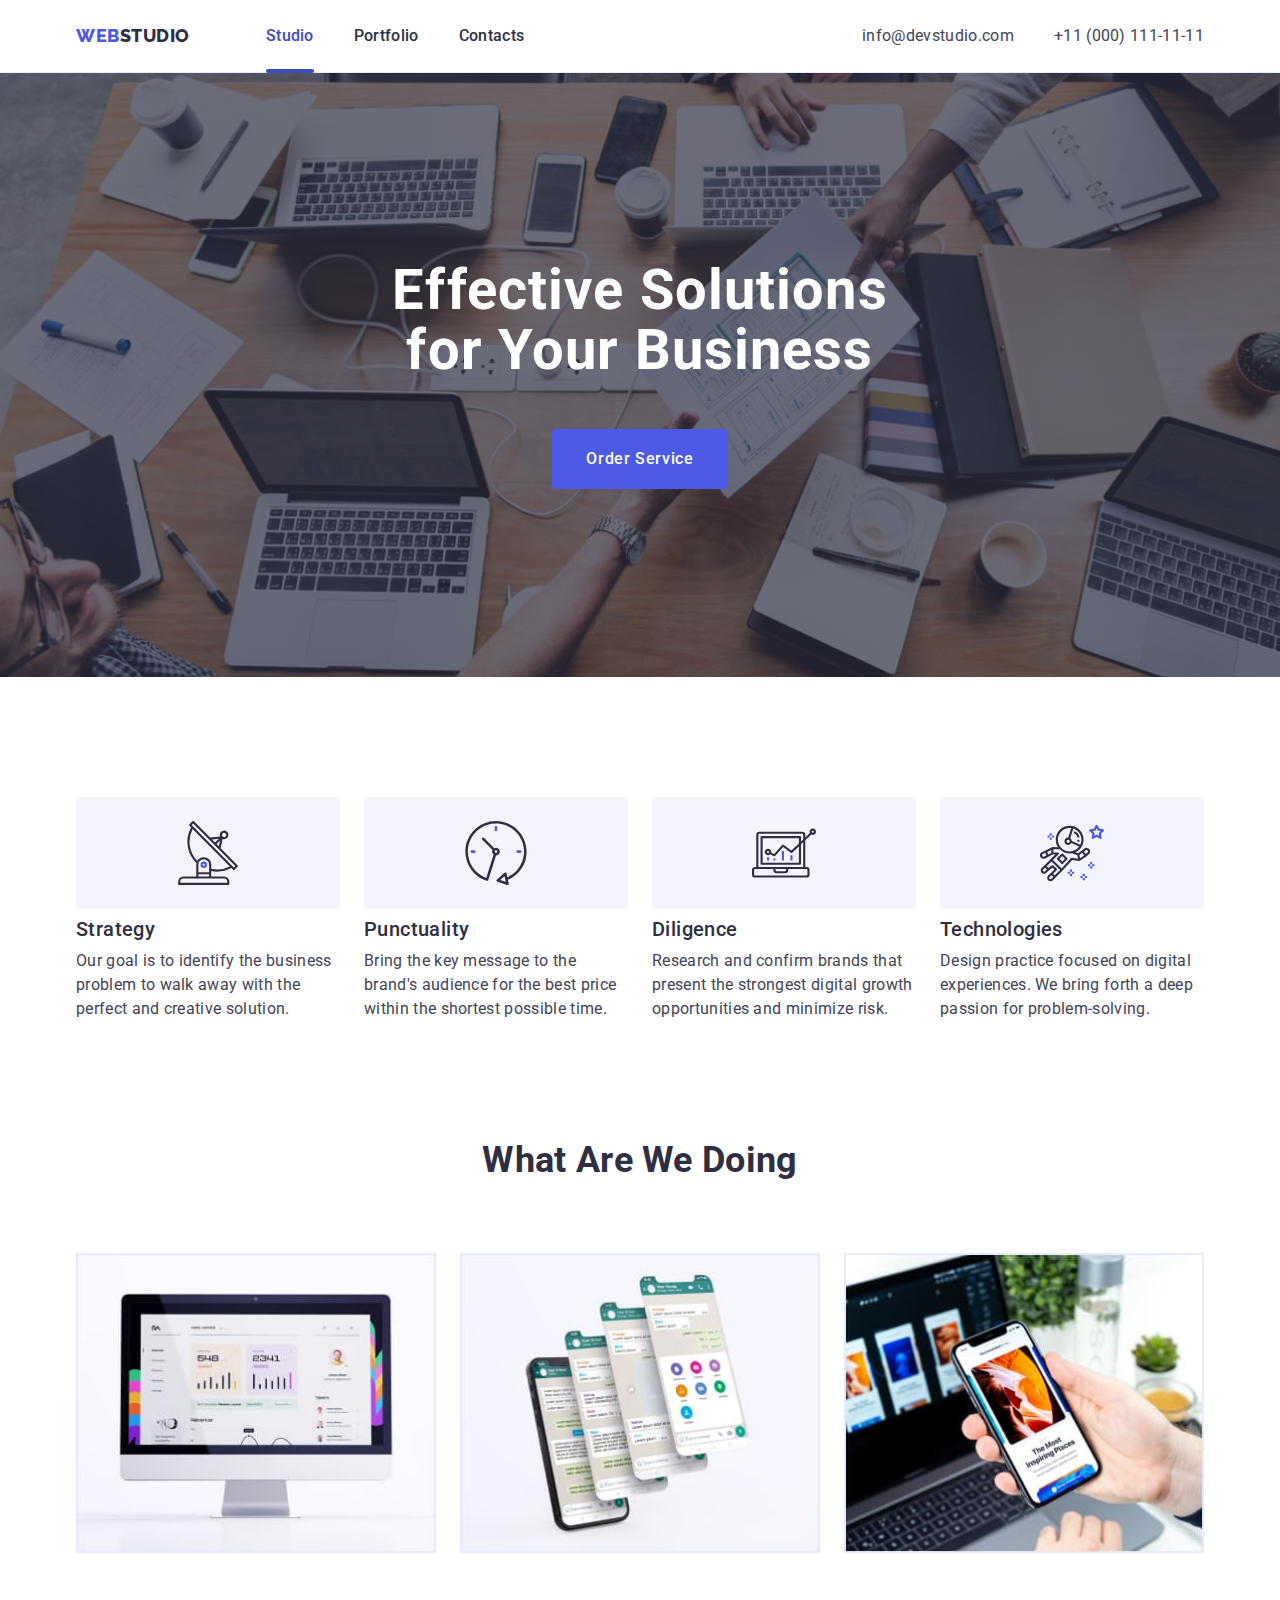
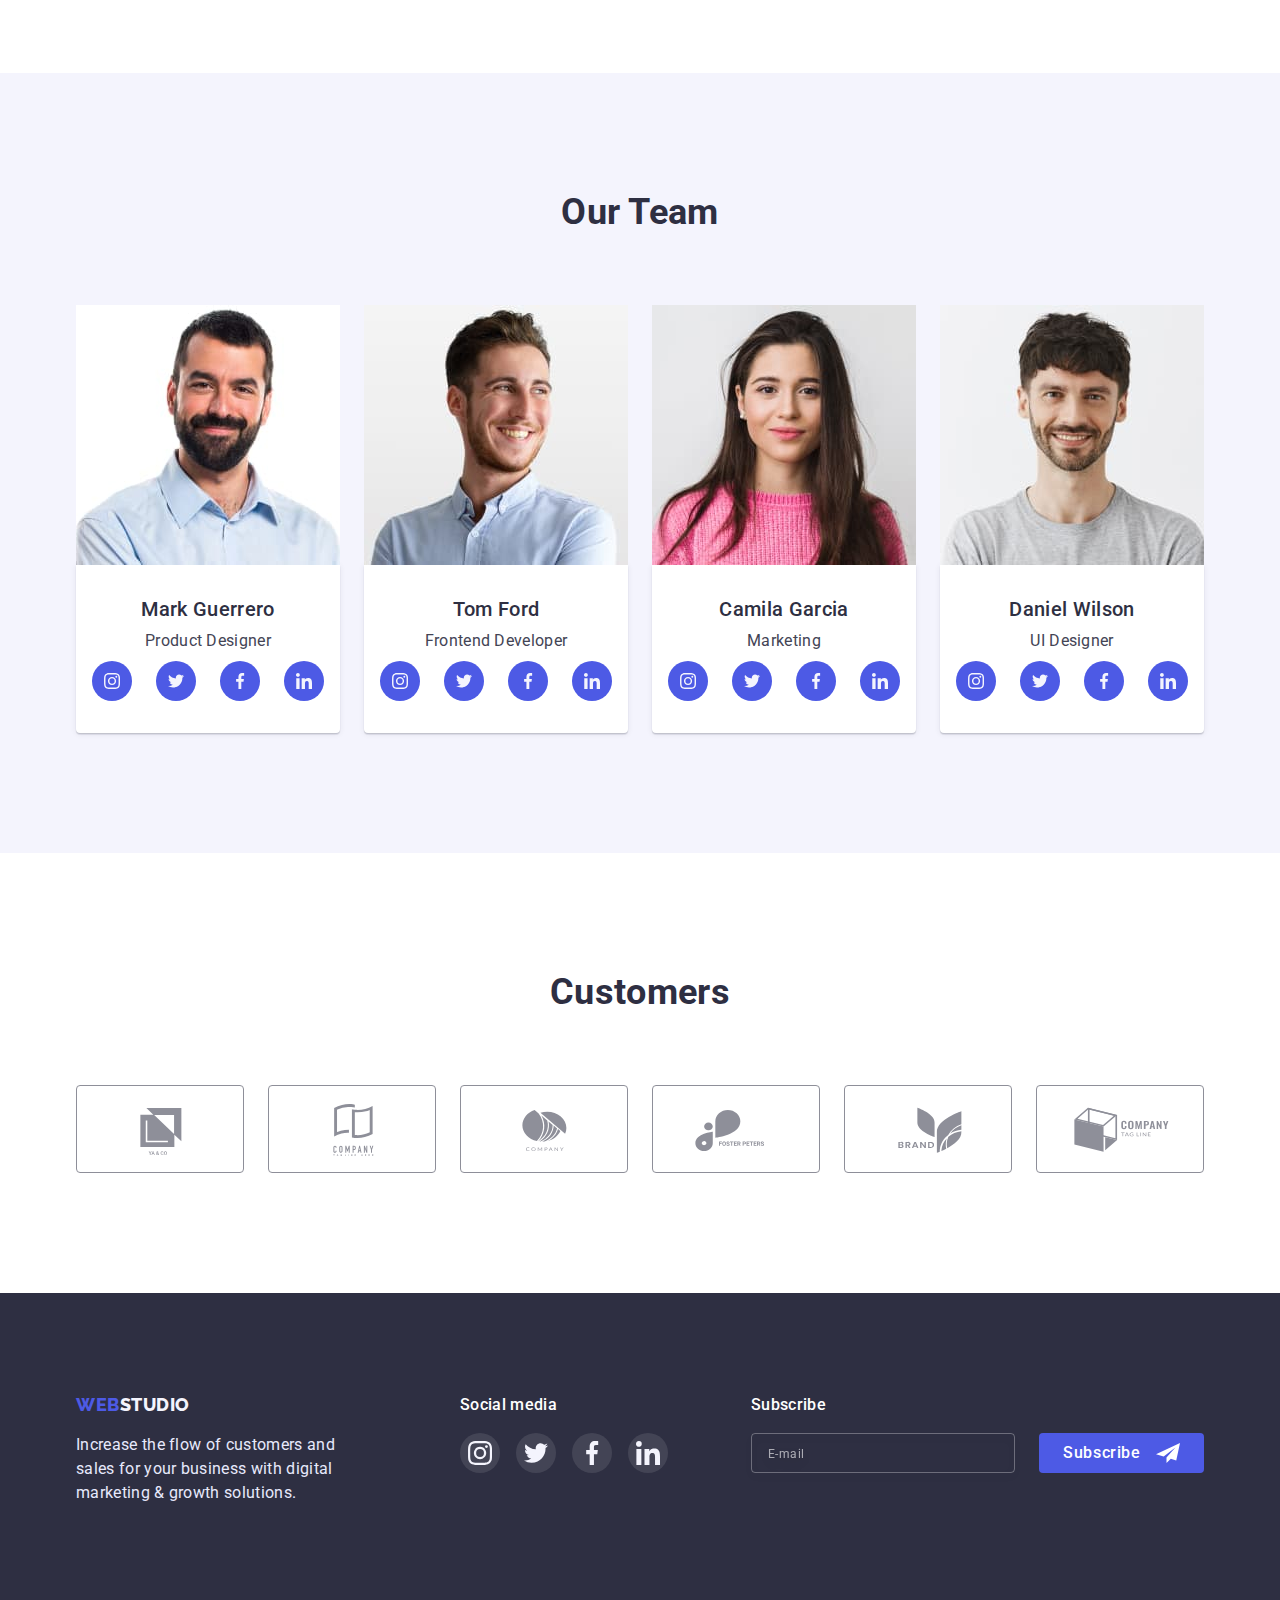
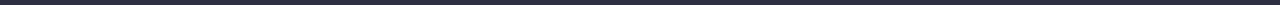
<file: index.html>
<!DOCTYPE html>
<html lang="en">
  <head>
    <meta charset="UTF-8" />
    <meta http-equiv="X-UA-Compatible" content="IE=edge" />
    <meta name="viewport" content="width=device-width, initial-scale=1.0" />
    <title>webstudio</title>
    <link rel="preconnect" href="https://fonts.googleapis.com" />
    <link rel="preconnect" href="https://fonts.gstatic.com" crossorigin />
    <link
      href="https://fonts.googleapis.com/css2?family=Raleway:wght@800&family=Roboto:wght@400;500;700&display=swap"
      rel="stylesheet"
    />

    <link
      rel="stylesheet"
      href="https://cdn.jsdelivr.net/npm/modern-normalize@1.1.0/modern-normalize.min.css"
    />
    <link rel="stylesheet" href="./css/styles-mobile.css" />
    <link rel="stylesheet" href="./css/styles-tablet.css" />
    <link rel="stylesheet" href="./css/styles-desktop.css" />
  </head>
  <body>
    <header class="page-header">
      <div class="conteiner page-header-conteiner">
        <nav class="page-nav">
          <a class="logo link" href="./index.html"
            ><span class="logo-secondary-color">Web</span>Studio</a
          >
          <ul class="menu list">
            <li class="menu-item">
              <a class="menu-link current link" href="./index.html">Studio</a>
            </li>
            <li class="menu-item">
              <a class="menu-link link" href="./portfolio.html">Portfolio</a>
            </li>
            <li class="menu-item">
              <a class="menu-link link" href="#">Contacts</a>
            </li>
          </ul>
        </nav>
        <address class="contacts">
          <ul class="contacts-list list">
            <li class="contacts-item">
              <a class="contacts-link link" href="mailto:info@devstudio.com"
                >info@devstudio.com</a
              >
            </li>
            <li class="contacts-item">
              <a class="contacts-link link" href="tel:+110001111111"
                >+11 (000) 111-11-11</a
              >
            </li>
          </ul>
        </address>
        <button type="button" class="mobile-menu-btn btn" data-mobile-menu-open>
          <svg class="menu-hamburger-icon">
            <use href="./images/sprite.svg#icon-menu-hamburger"></use>
          </svg>
        </button>
      </div>
      <div class="mobile-menu" data-mobile-menu>
        <div class="conteiner">
          <div class="mobile-menu-thumb">
            <button
              class="mobile-menu-close-btn btn"
              data-mobile-menu-close
              type="button"
            >
              <svg class="mobile-menu-close-icon">
                <use href="./images/sprite.svg#icon-close"></use>
              </svg>
            </button>
            <ul class="mobile-menu-nav list">
              <li class="mobile-menu-item">
                <a class="mobile-menu-link current link" href="./index.html"
                  >Studio</a
                >
              </li>
              <li class="mobile-menu-item">
                <a class="mobile-menu-link link" href="./portfolio.html"
                  >Portfolio</a
                >
              </li>
              <li class="mobile-menu-item">
                <a class="mobile-menu-link link" href="#">Contacts</a>
              </li>
            </ul>
          </div>

          <div class="mobile-menu-thumb">
            <ul class="mobile-menu-contacts-list list">
              <li class="mobile-menu-item">
                <a class="mobile-menu-tel-link link" href="tel:+110001111111"
                  >+11 (000) 111-11-11</a
                >
              </li>
              <li class="mobile-menu-item">
                <a
                  class="mobile-menu-email-link link"
                  href="mailto:info@devstudio.com"
                  >info@devstudio.com</a
                >
              </li>
            </ul>
            <ul class="mobile-menu-soc-list list">
              <li class="mobile-menu-soc-item">
                <a href="" class="mobile-menu-soc-link">
                  <svg class="mobile-menu-soc-logo">
                    <use href="./images/sprite.svg#icon-instagram"></use>
                  </svg>
                </a>
              </li>
              <li class="mobile-menu-soc-item">
                <a href="" class="mobile-menu-soc-link">
                  <svg class="mobile-menu-soc-logo">
                    <use href="./images/sprite.svg#icon-twitter"></use>
                  </svg>
                </a>
              </li>
              <li class="mobile-menu-soc-item">
                <a href="" class="mobile-menu-soc-link">
                  <svg class="mobile-menu-soc-logo">
                    <use href="./images/sprite.svg#icon-facebook"></use>
                  </svg>
                </a>
              </li>
              <li class="mobile-menu-soc-item">
                <a href="" class="mobile-menu-soc-link">
                  <svg class="mobile-menu-soc-logo">
                    <use href="./images/sprite.svg#icon-linkedin"></use>
                  </svg>
                </a>
              </li>
            </ul>
          </div>
        </div>
      </div>
    </header>
    <main>
      <section class="hero">
        <div class="conteiner">
          <h1 class="hero-heading">Effective Solutions for Your Business</h1>
          <button class="hero-btn btn" type="button" data-modal-open>
            Order Service
          </button>
        </div>
      </section>

      <section class="features">
        <div class="conteiner">
          <h2 class="secondary-headings visually-hidden">Features</h2>
          <ul class="features-list list">
            <li class="features-item">
              <div class="features-icon-conteiner">
                <svg class="feature-icon">
                  <use href="./images/sprite.svg#icon-antenna"></use>
                </svg>
              </div>
              <h3 class="headings">Strategy</h3>
              <p>
                Our goal is to identify the business problem to walk away with
                the perfect and creative solution.
              </p>
            </li>
            <li class="features-item">
              <div class="features-icon-conteiner">
                <svg class="feature-icon">
                  <use href="./images/sprite.svg#icon-clock"></use>
                </svg>
              </div>
              <h3 class="headings">Punctuality</h3>
              <p>
                Bring the key message to the brand's audience for the best price
                within the shortest possible time.
              </p>
            </li>
            <li class="features-item">
              <div class="features-icon-conteiner">
                <svg class="feature-icon">
                  <use href="./images/sprite.svg#icon-diagram"></use>
                </svg>
              </div>
              <h3 class="headings">Diligence</h3>
              <p>
                Research and confirm brands that present the strongest digital
                growth opportunities and minimize risk.
              </p>
            </li>
            <li class="features-item">
              <div class="features-icon-conteiner">
                <svg class="feature-icon">
                  <use href="./images/sprite.svg#icon-astronaut"></use>
                </svg>
              </div>
              <h3 class="headings">Technologies</h3>
              <p>
                Design practice focused on digital experiences. We bring forth a
                deep passion for problem-solving.
              </p>
            </li>
          </ul>
        </div>
      </section>

      <section class="about">
        <div class="conteiner">
          <h2 class="secondary-headings">What are we doing</h2>
          <ul class="about-list list">
            <li class="about-item">
              <img
                src="./images/frontend.jpg"
                alt="Frontend"
                srcset="
                  ./images/frontend.jpg        1x,
                  ./images/frontend@2x-min.jpg 2x
                "
              />
            </li>
            <li class="about-item">
              <img
                src="./images/optimization.jpg"
                alt="optimization"
                srcset="
                  ./images/optimization.jpg        1x,
                  ./images/optimization@2x-min.jpg 2x
                "
              />
            </li>
            <li class="about-item">
              <img
                src="./images/mobile-app.jpg"
                alt="mobile-app"
                srcset="
                  ./images/mobile-app.jpg        1x,
                  ./images/mobile-app@2x-min.jpg 2x
                "
              />
            </li>
          </ul>
        </div>
      </section>

      <section class="our-team">
        <div class="conteiner">
          <h2 class="secondary-headings">Our Team</h2>
          <ul class="our-team-list list">
            <li class="our-team-card">
              <img
                src="./images/our-team/guerrero.jpg"
                alt="product designer photo"
                srcset="
                  ./images/our-team/guerrero.jpg        1x,
                  ./images/our-team/guerrero@2x-min.jpg 2x
                "
              />
              <div class="our-team-card-content">
                <h3 class="headings">Mark Guerrero</h3>
                <p>Product Designer</p>
                <ul class="our-team-soc-list list">
                  <li class="our-team-soc-item">
                    <a href="" class="our-team-soc-link">
                      <svg class="our-team-soc-logo">
                        <use href="./images/sprite.svg#icon-instagram"></use>
                      </svg>
                    </a>
                  </li>
                  <li class="our-team-soc-item">
                    <a href="" class="our-team-soc-link">
                      <svg class="our-team-soc-logo">
                        <use href="./images/sprite.svg#icon-twitter"></use>
                      </svg>
                    </a>
                  </li>
                  <li class="our-team-soc-item">
                    <a href="" class="our-team-soc-link">
                      <svg class="our-team-soc-logo">
                        <use href="./images/sprite.svg#icon-facebook"></use>
                      </svg>
                    </a>
                  </li>
                  <li class="our-team-soc-item">
                    <a href="" class="our-team-soc-link">
                      <svg class="our-team-soc-logo">
                        <use href="./images/sprite.svg#icon-linkedin"></use>
                      </svg>
                    </a>
                  </li>
                </ul>
              </div>
            </li>
            <li class="our-team-card">
              <img
                src="./images/our-team/ford.jpg"
                alt="frontend developer photo"
                srcset="
                  ./images/our-team/ford.jpg        1x,
                  ./images/our-team/ford@2x-min.jpg 2x
                "
              />
              <div class="our-team-card-content">
                <h3 class="headings">Tom Ford</h3>
                <p>Frontend Developer</p>
                <ul class="our-team-soc-list list">
                  <li class="our-team-soc-item">
                    <a href="" class="our-team-soc-link">
                      <svg class="our-team-soc-logo">
                        <use href="./images/sprite.svg#icon-instagram"></use>
                      </svg>
                    </a>
                  </li>
                  <li class="our-team-soc-item">
                    <a href="" class="our-team-soc-link">
                      <svg class="our-team-soc-logo">
                        <use href="./images/sprite.svg#icon-twitter"></use>
                      </svg>
                    </a>
                  </li>
                  <li class="our-team-soc-item">
                    <a href="" class="our-team-soc-link">
                      <svg class="our-team-soc-logo">
                        <use href="./images/sprite.svg#icon-facebook"></use>
                      </svg>
                    </a>
                  </li>
                  <li class="our-team-soc-item">
                    <a href="" class="our-team-soc-link">
                      <svg class="our-team-soc-logo">
                        <use href="./images/sprite.svg#icon-linkedin"></use>
                      </svg>
                    </a>
                  </li>
                </ul>
              </div>
            </li>
            <li class="our-team-card">
              <img
                src="./images/our-team/garcia.jpg"
                alt="marketing photo"
                srcset="
                  ./images/our-team/garcia.jpg        1x,
                  ./images/our-team/garcia@2x-min.jpg 2x
                "
              />
              <div class="our-team-card-content">
                <h3 class="headings">Camila Garcia</h3>
                <p>Marketing</p>
                <ul class="our-team-soc-list list">
                  <li class="our-team-soc-item">
                    <a href="" class="our-team-soc-link">
                      <svg class="our-team-soc-logo">
                        <use href="./images/sprite.svg#icon-instagram"></use>
                      </svg>
                    </a>
                  </li>
                  <li class="our-team-soc-item">
                    <a href="" class="our-team-soc-link">
                      <svg class="our-team-soc-logo">
                        <use href="./images/sprite.svg#icon-twitter"></use>
                      </svg>
                    </a>
                  </li>
                  <li class="our-team-soc-item">
                    <a href="" class="our-team-soc-link">
                      <svg class="our-team-soc-logo">
                        <use href="./images/sprite.svg#icon-facebook"></use>
                      </svg>
                    </a>
                  </li>
                  <li class="our-team-soc-item">
                    <a href="" class="our-team-soc-link">
                      <svg class="our-team-soc-logo">
                        <use href="./images/sprite.svg#icon-linkedin"></use>
                      </svg>
                    </a>
                  </li>
                </ul>
              </div>
            </li>
            <li class="our-team-card">
              <img
                src="./images/our-team/wilson.jpg"
                alt="UI designer photo"
                srcset="
                  ./images/our-team/wilson.jpg        1x,
                  ./images/our-team/wilson@2x-min.jpg 2x
                "
              />
              <div class="our-team-card-content">
                <h3 class="headings">Daniel Wilson</h3>
                <p>UI Designer</p>
                <ul class="our-team-soc-list list">
                  <li class="our-team-soc-item">
                    <a href="" class="our-team-soc-link">
                      <svg class="our-team-soc-logo">
                        <use href="./images/sprite.svg#icon-instagram"></use>
                      </svg>
                    </a>
                  </li>
                  <li class="our-team-soc-item">
                    <a href="" class="our-team-soc-link">
                      <svg class="our-team-soc-logo">
                        <use href="./images/sprite.svg#icon-twitter"></use>
                      </svg>
                    </a>
                  </li>
                  <li class="our-team-soc-item">
                    <a href="" class="our-team-soc-link">
                      <svg class="our-team-soc-logo">
                        <use href="./images/sprite.svg#icon-facebook"></use>
                      </svg>
                    </a>
                  </li>
                  <li class="our-team-soc-item">
                    <a href="" class="our-team-soc-link">
                      <svg class="our-team-soc-logo">
                        <use href="./images/sprite.svg#icon-linkedin"></use>
                      </svg>
                    </a>
                  </li>
                </ul>
              </div>
            </li>
          </ul>
        </div>
      </section>

      <section class="customers">
        <div class="conteiner">
          <h2 class="secondary-headings">Customers</h2>
          <ul class="customers-list list">
            <li class="customers-item">
              <a href="" class="customer-link">
                <svg class="customer-icon">
                  <use href="./images/sprite.svg#icon-client-one"></use>
                </svg>
              </a>
            </li>
            <li class="customers-item">
              <a href="" class="customer-link">
                <svg class="customer-icon">
                  <use href="./images/sprite.svg#icon-client-two"></use>
                </svg>
              </a>
            </li>
            <li class="customers-item">
              <a href="" class="customer-link">
                <svg class="customer-icon">
                  <use href="./images/sprite.svg#icon-client-three"></use>
                </svg>
              </a>
            </li>
            <li class="customers-item">
              <a href="" class="customer-link">
                <svg class="customer-icon">
                  <use href="./images/sprite.svg#icon-client-four"></use>
                </svg>
              </a>
            </li>
            <li class="customers-item">
              <a href="" class="customer-link">
                <svg class="customer-icon">
                  <use href="./images/sprite.svg#icon-client-five"></use>
                </svg>
              </a>
            </li>
            <li class="customers-item">
              <a href="" class="customer-link">
                <svg class="customer-icon">
                  <use href="./images/sprite.svg#icon-client-six"></use>
                </svg>
              </a>
            </li>
          </ul>
        </div>
      </section>
    </main>

    <footer class="footer">
      <div class="conteiner">
        <div class="footer-logo-conteiner">
          <a class="footer-logo link" href="./index.html"
            ><span class="logo-secondary-color">Web</span>Studio</a
          >
          <p class="footer-text">
            Increase the flow of customers and sales for your business with
            digital marketing & growth solutions.
          </p>
        </div>

        <div class="footer-soc-links">
          <p class="soc-media">Social media</p>
          <ul class="footer-soc-list list">
            <li class="footer-soc-item">
              <a href="" class="footer-soc-link">
                <svg class="footer-soc-logo">
                  <use href="./images/sprite.svg#icon-instagram"></use>
                </svg>
              </a>
            </li>
            <li class="footer-soc-item">
              <a href="" class="footer-soc-link">
                <svg class="footer-soc-logo">
                  <use href="./images/sprite.svg#icon-twitter"></use>
                </svg>
              </a>
            </li>
            <li class="footer-soc-item">
              <a href="" class="footer-soc-link">
                <svg class="footer-soc-logo">
                  <use href="./images/sprite.svg#icon-facebook"></use>
                </svg>
              </a>
            </li>
            <li class="footer-soc-item">
              <a href="" class="footer-soc-link">
                <svg class="footer-soc-logo">
                  <use href="./images/sprite.svg#icon-linkedin"></use>
                </svg>
              </a>
            </li>
          </ul>
        </div>

        <div class="footer-form">
          <b class="footer-form-heading"> Subscribe </b>
          <form class="footer-email-submit">
            <input
              class="footer-form-input"
              type="email"
              name="user-email"
              placeholder="E-mail"
            />
            <button class="footer-form-btn btn" type="submit">
              Subscribe
              <svg class="footer-form-btn-icon" width="24" height="24">
                <use href="./images/sprite.svg#icon-telegram"></use>
              </svg>
            </button>
          </form>
        </div>
      </div>
    </footer>

    <div class="backdrop is-hidden" data-modal>
      <div class="modal">
        <button class="modal-close-btn btn" type="button" data-modal-close>
          <svg class="modal-close-icon">
            <use href="./images/sprite.svg#icon-close"></use>
          </svg>
        </button>

        <b class="modal-heading"
          >Leave your contacts and we will call you back</b
        >
        <form class="modal-form">
          <label class="modal-form-field"
            ><span class="modal-form-label">Name</span>
            <span class="modal-form-input-wrapper">
              <input
                class="modal-form-input"
                type="text"
                name="user-name"
                required
              />
              <svg class="modal-form-input-icon" width="18" height="18">
                <use href="./images/sprite.svg#icon-person-18"></use>
              </svg>
            </span>
          </label>
          <label class="modal-form-field"
            ><span class="modal-form-label">Phone</span>
            <span class="modal-form-input-wrapper">
              <input
                class="modal-form-input"
                type="tel"
                name="user-phone"
                required
              />
              <svg class="modal-form-input-icon" width="18" height="24">
                <use href="./images/sprite.svg#icon-phone-18"></use>
              </svg>
            </span>
          </label>
          <label class="modal-form-field"
            ><span class="modal-form-label">Email</span>
            <span class="modal-form-input-wrapper">
              <input
                class="modal-form-input"
                type="email"
                name="user-email"
                required
              />
              <svg class="modal-form-input-icon" width="18" height="24">
                <use href="./images/sprite.svg#icon-email-18"></use>
              </svg>
            </span>
          </label>
          <label class="modal-form-field"
            ><span class="modal-form-label">Comment</span>
            <textarea
              class="modal-form-comment"
              name="user-comment"
              placeholder="Text input"
            ></textarea>
          </label>

          <input
            id="user-policy"
            type="checkbox"
            name="user-policy"
            class="modal-form-check visually-hidden"
            required
          />
          <label class="modal-form-check-description" for="user-policy"
            ><span>
              <svg class="user-policy-check-icon" width="10" height="8">
                <use href="./images/sprite.svg#icon-Checked"></use>
              </svg> </span
            >I accept the terms and conditions of the&nbsp;
            <a class="user-policy-link" href="">Privacy Policy</a>
          </label>
          <button class="modal-form-submit btn" type="submit">Send</button>
        </form>
      </div>
    </div>

    <script src="./js/mobile-menu.js"></script>
    <script src="./js/modal.js"></script>
  </body>
</html>
</file>
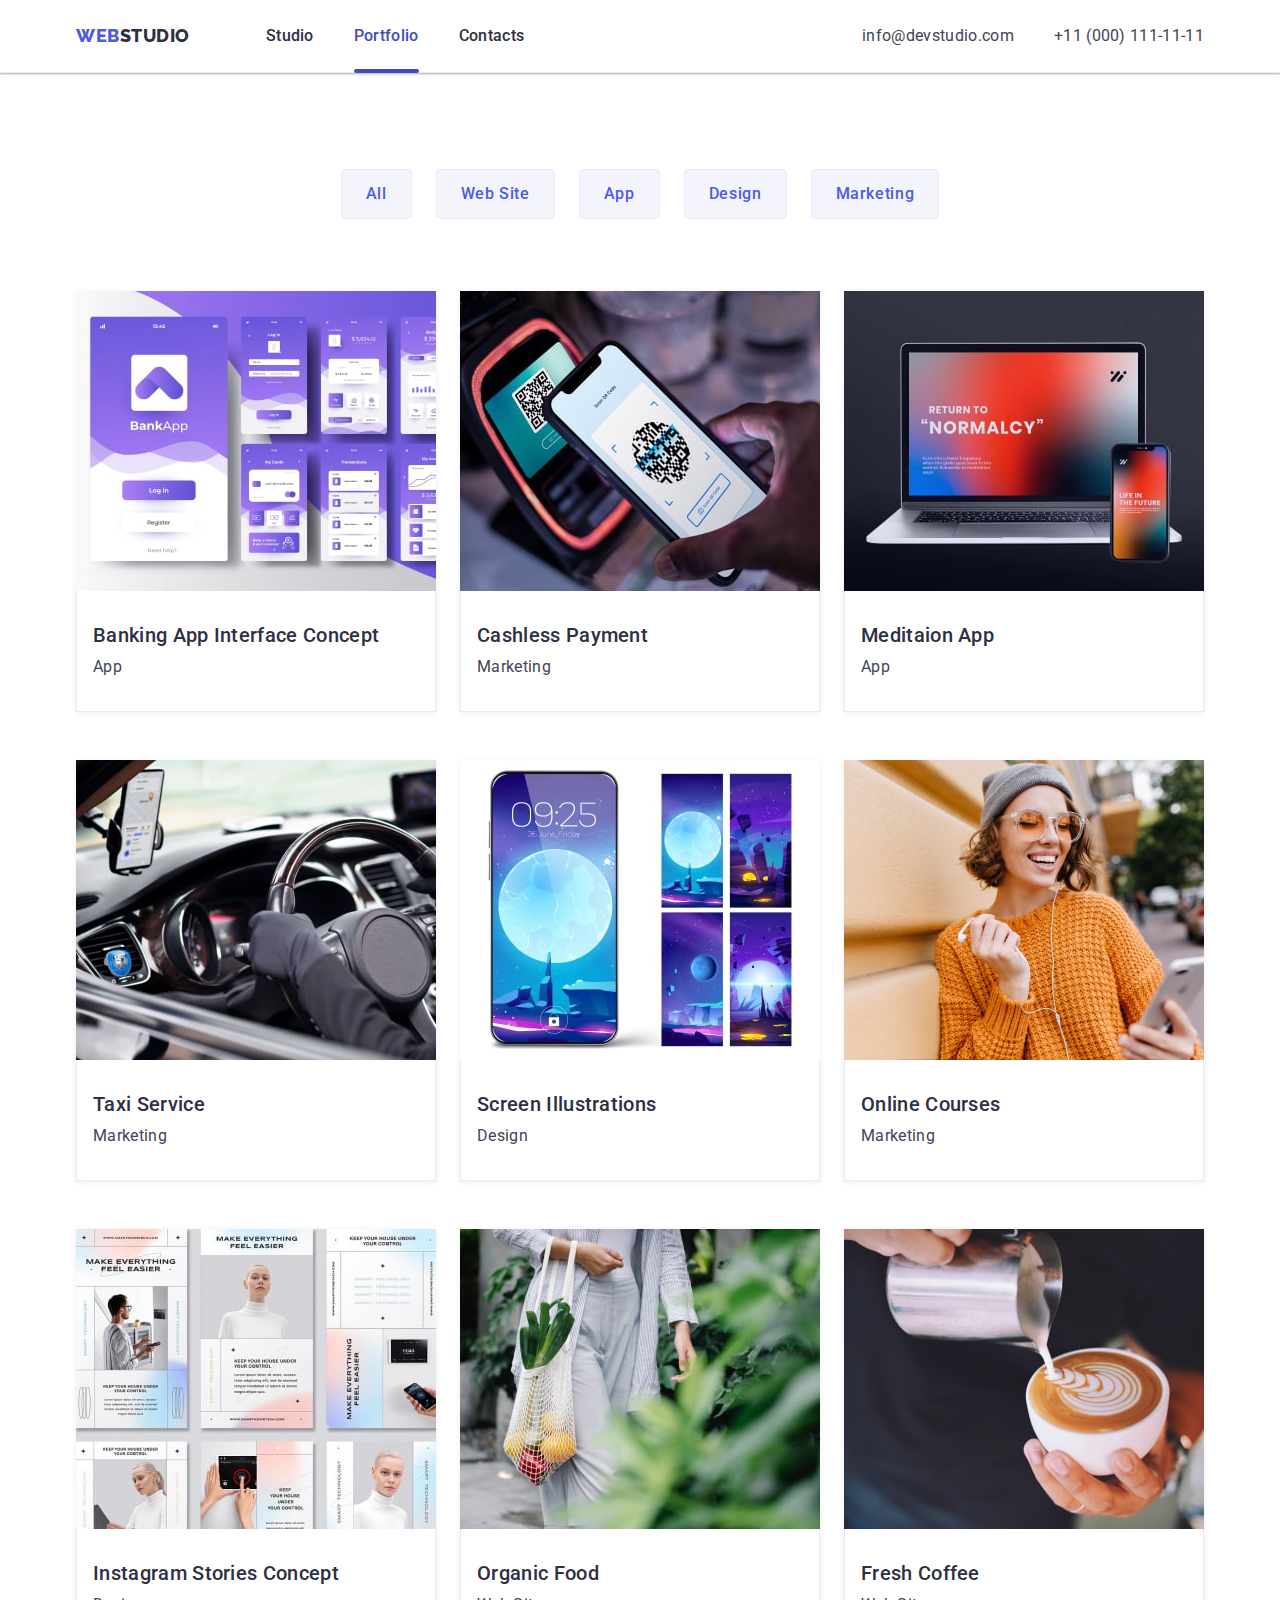
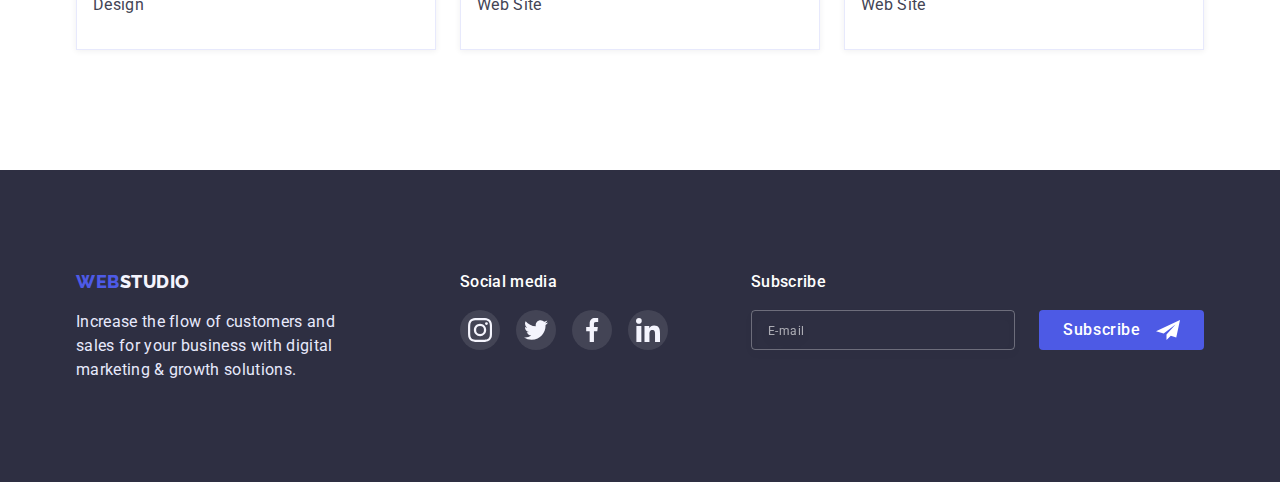
<file: portfolio.html>
<!DOCTYPE html>
<html lang="en">
  <head>
    <meta charset="UTF-8" />
    <meta http-equiv="X-UA-Compatible" content="IE=edge" />
    <meta name="viewport" content="width=device-width, initial-scale=1.0" />
    <title>webstudio</title>
    <link rel="preconnect" href="https://fonts.googleapis.com" />
    <link rel="preconnect" href="https://fonts.gstatic.com" crossorigin />
    <link
      href="https://fonts.googleapis.com/css2?family=Raleway:wght@800&family=Roboto:wght@400;500;700&display=swap"
      rel="stylesheet"
    />
    <link
      rel="stylesheet"
      href="https://cdn.jsdelivr.net/npm/modern-normalize@1.1.0/modern-normalize.min.css"
    />
    <link rel="stylesheet" href="./css/styles-mobile.css" />
    <link rel="stylesheet" href="./css/styles-tablet.css" />
    <link rel="stylesheet" href="./css/styles-desktop.css" />
  </head>
  <body>
    <header class="page-header">
      <div class="conteiner page-header-conteiner">
        <nav class="page-nav">
          <a class="logo link" href="./index.html"
            ><span class="logo-secondary-color">Web</span>Studio</a
          >
          <ul class="menu list">
            <li class="menu-item">
              <a class="menu-link link" href="./index.html">Studio</a>
            </li>
            <li class="menu-item">
              <a class="menu-link current link" href="./portfolio.html"
                >Portfolio</a
              >
            </li>
            <li class="menu-item">
              <a class="menu-link link" href="#">Contacts</a>
            </li>
          </ul>
        </nav>
        <address class="contacts">
          <ul class="contacts-list list">
            <li class="contacts-item">
              <a class="contacts-link link" href="mailto:info@devstudio.com"
                >info@devstudio.com</a
              >
            </li>
            <li class="contacts-item">
              <a class="contacts-link link" href="tel:+110001111111"
                >+11 (000) 111-11-11</a
              >
            </li>
          </ul>
        </address>
        <button type="button" class="mobile-menu-btn btn" data-mobile-menu-open>
          <svg class="menu-hamburger-icon">
            <use href="./images/sprite.svg#icon-menu-hamburger"></use>
          </svg>
        </button>
      </div>
      <div class="mobile-menu" data-mobile-menu>
        <div class="conteiner">
          <div class="mobile-menu-thumb">
            <button
              class="mobile-menu-close-btn btn"
              data-mobile-menu-close
              type="button"
            >
              <svg class="mobile-menu-close-icon">
                <use href="./images/sprite.svg#icon-close"></use>
              </svg>
            </button>
            <ul class="mobile-menu-nav list">
              <li class="mobile-menu-item">
                <a class="mobile-menu-link link" href="./index.html">Studio</a>
              </li>
              <li class="mobile-menu-item">
                <a class="mobile-menu-link current link" href="./portfolio.html"
                  >Portfolio</a
                >
              </li>
              <li class="mobile-menu-item">
                <a class="mobile-menu-link link" href="#">Contacts</a>
              </li>
            </ul>
          </div>

          <div class="mobile-menu-thumb">
            <ul class="mobile-menu-contacts-list list">
              <li class="mobile-menu-item">
                <a class="mobile-menu-tel-link link" href="tel:+110001111111"
                  >+11 (000) 111-11-11</a
                >
              </li>
              <li class="mobile-menu-item">
                <a
                  class="mobile-menu-email-link link"
                  href="mailto:info@devstudio.com"
                  >info@devstudio.com</a
                >
              </li>
            </ul>
            <ul class="mobile-menu-soc-list list">
              <li class="mobile-menu-soc-item">
                <a href="" class="mobile-menu-soc-link">
                  <svg class="mobile-menu-soc-logo">
                    <use href="./images/sprite.svg#icon-instagram"></use>
                  </svg>
                </a>
              </li>
              <li class="mobile-menu-soc-item">
                <a href="" class="mobile-menu-soc-link">
                  <svg class="mobile-menu-soc-logo">
                    <use href="./images/sprite.svg#icon-twitter"></use>
                  </svg>
                </a>
              </li>
              <li class="mobile-menu-soc-item">
                <a href="" class="mobile-menu-soc-link">
                  <svg class="mobile-menu-soc-logo">
                    <use href="./images/sprite.svg#icon-facebook"></use>
                  </svg>
                </a>
              </li>
              <li class="mobile-menu-soc-item">
                <a href="" class="mobile-menu-soc-link">
                  <svg class="mobile-menu-soc-logo">
                    <use href="./images/sprite.svg#icon-linkedin"></use>
                  </svg>
                </a>
              </li>
            </ul>
          </div>
        </div>
      </div>
    </header>

    <main>
      <section class="portfolio">
        <div class="conteiner">
          <h1 class="visually-hidden">portfolio</h1>
          <ul class="filters-list list">
            <li>
              <button class="filter-btn btn" type="button">All</button>
            </li>
            <li>
              <button class="filter-btn btn" type="button">Web Site</button>
            </li>
            <li>
              <button class="filter-btn btn" type="button">App</button>
            </li>
            <li>
              <button class="filter-btn btn" type="button">Design</button>
            </li>
            <li>
              <button class="filter-btn btn" type="button">Marketing</button>
            </li>
          </ul>

          <ul class="portfolio-cards list">
            <li class="portfolio-card">
              <a href="" class="portfolio-card-link link">
                <div class="portfolio-card-img-wrapper">
                  <picture>
                    <source
                      srcset="
                        ./images/portfolio/mobile/img1-min.jpg    1x,
                        ./images/portfolio/mobile/img1@2x-min.jpg 2x
                      "
                      media="(max-width:767px)"
                    />
                    <source
                      srcset="
                        ./images/portfolio/pc/banking-app.jpg 1x,
                        ./images/portfolio/pc/img1@2x-min.jpg 2x
                      "
                      media="(min-width:1200px)"
                    />
                    <source
                      srcset="
                        ./images/portfolio/tablet/img1-min.jpg    1x,
                        ./images/portfolio/tablet/img1@2x-min.jpg 2x
                      "
                      media="(min-width:768px)"
                    />
                    <img
                      src="./images/portfolio/mobile/img1-min.jpg"
                      alt="banking app"
                    />
                  </picture>

                  <p class="portfolio-card-overlay">
                    14 Stylish and User-Friendly App Design Concepts · Task
                    Manager App · Calorie Tracker App · Exotic Fruit Ecommerce
                    App · Cloud Storage App
                  </p>
                </div>

                <div class="portfolio-card-content">
                  <h2 class="headings">Banking App Interface Concept</h2>
                  <p>App</p>
                </div>
              </a>
            </li>

            <li class="portfolio-card">
              <a href="" class="portfolio-card-link link">
                <div class="portfolio-card-img-wrapper">
                  <picture>
                    <source
                      srcset="
                        ./images/portfolio/mobile/img2-min.jpg    1x,
                        ./images/portfolio/mobile/img2@2x-min.jpg 2x
                      "
                      media="(max-width:767px)"
                    />
                    <source
                      srcset="
                        ./images/portfolio/pc/cashless-payment.jpg 1x,
                        ./images/portfolio/pc/img2@2x-min.jpg      2x
                      "
                      media="(min-width:1200px)"
                    />
                    <source
                      srcset="
                        ./images/portfolio/tablet/img2-min.jpg    1x,
                        ./images/portfolio/tablet/img2@2x-min.jpg 2x
                      "
                      media="(min-width:768px)"
                    />
                    <img
                      src=" ./images/portfolio/mobile/img2-min.jpg"
                      alt="cashless-payment"
                    />
                  </picture>

                  <p class="portfolio-card-overlay">
                    14 Stylish and User-Friendly App Design Concepts · Task
                    Manager App · Calorie Tracker App · Exotic Fruit Ecommerce
                    App · Cloud Storage App
                  </p>
                </div>
                <div class="portfolio-card-content">
                  <h2 class="headings">Cashless Payment</h2>
                  <p>Marketing</p>
                </div>
              </a>
            </li>

            <li class="portfolio-card">
              <a href="" class="portfolio-card-link link">
                <div class="portfolio-card-img-wrapper">
                  <picture>
                    <source
                      srcset="
                        ./images/portfolio/mobile/img3-min.jpg    1x,
                        ./images/portfolio/mobile/img3@2x-min.jpg 2x
                      "
                      media="(max-width:767px)"
                    />
                    <source
                      srcset="
                        ./images/portfolio/pc/meditaion-app.jpg 1x,
                        ./images/portfolio/pc/img3@2x-min.jpg   2x
                      "
                      media="(min-width:1200px)"
                    />
                    <source
                      srcset="
                        ./images/portfolio/tablet/img3-min.jpg    1x,
                        ./images/portfolio/tablet/img3@2x-min.jpg 2x
                      "
                      media="(min-width:768px)"
                    />
                    <img
                      src="./images/portfolio/mobile/img3-min.jpg"
                      alt="meditaion app"
                    />
                  </picture>

                  <p class="portfolio-card-overlay">
                    14 Stylish and User-Friendly App Design Concepts · Task
                    Manager App · Calorie Tracker App · Exotic Fruit Ecommerce
                    App · Cloud Storage App
                  </p>
                </div>
                <div class="portfolio-card-content">
                  <h2 class="headings">Meditaion App</h2>
                  <p>App</p>
                </div>
              </a>
            </li>

            <li class="portfolio-card">
              <a href="" class="portfolio-card-link link">
                <div class="portfolio-card-img-wrapper">
                  <picture>
                    <source
                      srcset="
                        ./images/portfolio/mobile/img4-min.jpg    1x,
                        ./images/portfolio/mobile/img4@2x-min.jpg 2x
                      "
                      media="(max-width:767px)"
                    />
                    <source
                      srcset="
                        ./images/portfolio/pc/taxi-service.jpg 1x,
                        ./images/portfolio/pc/img4@2x-min.jpg  2x
                      "
                      media="(min-width:1200px)"
                    />
                    <source
                      srcset="
                        ./images/portfolio/tablet/img4-min.jpg    1x,
                        ./images/portfolio/tablet/img4@2x-min.jpg 2x
                      "
                      media="(min-width:768px)"
                    />
                    <img
                      src="./images/portfolio/mobile/img4-min.jpg"
                      alt="taxi service"
                    />
                  </picture>

                  <p class="portfolio-card-overlay">
                    14 Stylish and User-Friendly App Design Concepts · Task
                    Manager App · Calorie Tracker App · Exotic Fruit Ecommerce
                    App · Cloud Storage App
                  </p>
                </div>
                <div class="portfolio-card-content">
                  <h2 class="headings">Taxi Service</h2>
                  <p>Marketing</p>
                </div>
              </a>
            </li>

            <li class="portfolio-card">
              <a href="" class="portfolio-card-link link">
                <div class="portfolio-card-img-wrapper">
                  <picture>
                    <source
                      srcset="
                        ./images/portfolio/mobile/img5-min.jpg    1x,
                        ./images/portfolio/mobile/img5@2x-min.jpg 2x
                      "
                      media="(max-width:767px)"
                    />
                    <source
                      srcset="
                        ./images/portfolio/pc/screen-illustrations.jpg 1x,
                        ./images/portfolio/pc/img5@2x-min.jpg          2x
                      "
                      media="(min-width:1200px)"
                    />
                    <source
                      srcset="
                        ./images/portfolio/tablet/img5-min.jpg    1x,
                        ./images/portfolio/tablet/img5@2x-min.jpg 2x
                      "
                      media="(min-width:768px)"
                    />
                    <img
                      src="./images/portfolio/mobile/img5-min.jpg"
                      alt="screen illustrations"
                    />
                  </picture>

                  <p class="portfolio-card-overlay">
                    14 Stylish and User-Friendly App Design Concepts · Task
                    Manager App · Calorie Tracker App · Exotic Fruit Ecommerce
                    App · Cloud Storage App
                  </p>
                </div>
                <div class="portfolio-card-content">
                  <h2 class="headings">Screen Illustrations</h2>
                  <p>Design</p>
                </div>
              </a>
            </li>

            <li class="portfolio-card">
              <a href="" class="portfolio-card-link link">
                <div class="portfolio-card-img-wrapper">
                  <picture>
                    <source
                      srcset="
                        ./images/portfolio/mobile/img6-min.jpg    1x,
                        ./images/portfolio/mobile/img6@2x-min.jpg 2x
                      "
                      media="(max-width:767px)"
                    />
                    <source
                      srcset="
                        ./images/portfolio/pc/online-courses.jpg 1x,
                        ./images/portfolio/pc/img6@2x-min.jpg    2x
                      "
                      media="(min-width:1200px)"
                    />
                    <source
                      srcset="
                        ./images/portfolio/tablet/img6-min.jpg    1x,
                        ./images/portfolio/tablet/img6@2x-min.jpg 2x
                      "
                      media="(min-width:768px)"
                    />
                    <img
                      src="./images/portfolio/mobile/img6-min.jpg"
                      alt="online courses"
                    />
                  </picture>

                  <p class="portfolio-card-overlay">
                    14 Stylish and User-Friendly App Design Concepts · Task
                    Manager App · Calorie Tracker App · Exotic Fruit Ecommerce
                    App · Cloud Storage App
                  </p>
                </div>
                <div class="portfolio-card-content">
                  <h2 class="headings">Online Courses</h2>
                  <p>Marketing</p>
                </div>
              </a>
            </li>

            <li class="portfolio-card">
              <a href="" class="portfolio-card-link link">
                <div class="portfolio-card-img-wrapper">
                  <picture>
                    <source
                      srcset="
                        ./images/portfolio/mobile/img7-min.jpg    1x,
                        ./images/portfolio/mobile/img7@2x-min.jpg 2x
                      "
                      media="(max-width:767px)"
                    />
                    <source
                      srcset="
                        ./images/portfolio/pc/stories-concept.jpg 1x,
                        ./images/portfolio/pc/img7@2x-min.jpg     2x
                      "
                      media="(min-width:1200px)"
                    />
                    <source
                      srcset="
                        ./images/portfolio/tablet/img7-min.jpg    1x,
                        ./images/portfolio/tablet/img7@2x-min.jpg 2x
                      "
                      media="(min-width:768px)"
                    />
                    <img
                      src=" ./images/portfolio/mobile/img7-min.jpg"
                      alt="stories concept"
                    />
                  </picture>

                  <p class="portfolio-card-overlay">
                    14 Stylish and User-Friendly App Design Concepts · Task
                    Manager App · Calorie Tracker App · Exotic Fruit Ecommerce
                    App · Cloud Storage App
                  </p>
                </div>
                <div class="portfolio-card-content">
                  <h2 class="headings">Instagram Stories Concept</h2>
                  <p>Design</p>
                </div>
              </a>
            </li>

            <li class="portfolio-card">
              <a href="" class="portfolio-card-link link">
                <div class="portfolio-card-img-wrapper">
                  <picture>
                    <source
                      srcset="
                        ./images/portfolio/mobile/img8-min.jpg    1x,
                        ./images/portfolio/mobile/img8@2x-min.jpg 2x
                      "
                      media="(max-width:767px)"
                    />
                    <source
                      srcset="
                        ./images/portfolio/pc/food.jpg        1x,
                        ./images/portfolio/pc/img8@2x-min.jpg 2x
                      "
                      media="(min-width:1200px)"
                    />
                    <source
                      srcset="
                        ./images/portfolio/tablet/img8-min.jpg    1x,
                        ./images/portfolio/tablet/img8@2x-min.jpg 2x
                      "
                      media="(min-width:768px)"
                    />
                    <img
                      src="./images/portfolio/mobile/img8-min.jpg"
                      alt="food"
                    />
                  </picture>

                  <p class="portfolio-card-overlay">
                    14 Stylish and User-Friendly App Design Concepts · Task
                    Manager App · Calorie Tracker App · Exotic Fruit Ecommerce
                    App · Cloud Storage App
                  </p>
                </div>
                <div class="portfolio-card-content">
                  <h2 class="headings">Organic Food</h2>
                  <p>Web Site</p>
                </div>
              </a>
            </li>

            <li class="portfolio-card">
              <a href="" class="portfolio-card-link link">
                <div class="portfolio-card-img-wrapper">
                  <picture>
                    <source
                      srcset="
                        ./images/portfolio/mobile/img9-min.jpg    1x,
                        ./images/portfolio/mobile/img9@2x-min.jpg 2x
                      "
                      media="(max-width:767px)"
                    />
                    <source
                      srcset="
                        ./images/portfolio/pc/coffee.jpg      1x,
                        ./images/portfolio/pc/img9@2x-min.jpg 2x
                      "
                      media="(min-width:1200px)"
                    />
                    <source
                      srcset="
                        ./images/portfolio/tablet/img9-min.jpg    1x,
                        ./images/portfolio/tablet/img9@2x-min.jpg 2x
                      "
                      media="(min-width:768px)"
                    />
                    <img
                      src="./images/portfolio/mobile/img9-min.jpg"
                      alt="coffee"
                    />
                  </picture>

                  <p class="portfolio-card-overlay">
                    14 Stylish and User-Friendly App Design Concepts · Task
                    Manager App · Calorie Tracker App · Exotic Fruit Ecommerce
                    App · Cloud Storage App
                  </p>
                </div>
                <div class="portfolio-card-content">
                  <h2 class="headings">Fresh Coffee</h2>
                  <p>Web Site</p>
                </div>
              </a>
            </li>
          </ul>
        </div>
      </section>
    </main>

    <footer class="footer">
      <div class="conteiner">
        <div class="footer-logo-conteiner">
          <a class="footer-logo link" href="./index.html"
            ><span class="logo-secondary-color">Web</span>Studio</a
          >
          <p class="footer-text">
            Increase the flow of customers and sales for your business with
            digital marketing & growth solutions.
          </p>
        </div>

        <div class="footer-soc-links">
          <p class="soc-media">Social media</p>
          <ul class="footer-soc-list list">
            <li class="footer-soc-item">
              <a href="" class="footer-soc-link">
                <svg class="footer-soc-logo">
                  <use href="./images/sprite.svg#icon-instagram"></use>
                </svg>
              </a>
            </li>
            <li class="footer-soc-item">
              <a href="" class="footer-soc-link">
                <svg class="footer-soc-logo">
                  <use href="./images/sprite.svg#icon-twitter"></use>
                </svg>
              </a>
            </li>
            <li class="footer-soc-item">
              <a href="" class="footer-soc-link">
                <svg class="footer-soc-logo">
                  <use href="./images/sprite.svg#icon-facebook"></use>
                </svg>
              </a>
            </li>
            <li class="footer-soc-item">
              <a href="" class="footer-soc-link">
                <svg class="footer-soc-logo">
                  <use href="./images/sprite.svg#icon-linkedin"></use>
                </svg>
              </a>
            </li>
          </ul>
        </div>

        <div class="footer-form">
          <b class="footer-form-heading"> Subscribe </b>
          <form class="footer-email-submit">
            <input
              class="footer-form-input"
              type="email"
              name="user-email"
              placeholder="E-mail"
            />
            <button class="footer-form-btn btn" type="submit">
              Subscribe
              <svg class="footer-form-btn-icon" width="24" height="24">
                <use href="./images/sprite.svg#icon-telegram"></use>
              </svg>
            </button>
          </form>
        </div>
      </div>
    </footer>

    <script src="./js/mobile-menu.js"></script>
  </body>
</html>
</file>
<file: css/styles-mobile.css>
:root {
  --primary-font: 'Roboto', sans-serif;
  --secondary-font: 'Raleway', sans-serif;

  --primary-brand: #4d5ae5;
  --pressed-state: #404bbf;

  --hero-bg: #2e2f42;
  --button-bg: #f4f4fd;
  --dark-mode-bg: #2e2f42;
  --light-mode-bg: #f4f4fd;

  --hero-text-color: #ffffff;
  --button-text-color-inverse: #ffffff;
  --button-text-color: #4d5ae5;
  --headings-color: #2e2f42;
  --body-text-color: #434455;
  --accent-color: #e7e9fc;
  --light-mode-text: #f4f4fd;

  --duration-and-timing-func: 250ms cubic-bezier(0.4, 0, 0.2, 1);
}

body {
  margin: 0;
  font-family: var(--primary-font);
  font-size: 16px;
  line-height: 1.5;
  letter-spacing: 0.02em;
  color: var(--body-text-color);
}

p {
  margin-top: 0;
  margin-bottom: 0;
}

img {
  display: block;
  width: 100%;
  height: auto;
}

.visually-hidden {
  position: absolute;
  width: 1px;
  height: 1px;
  margin: -1px;
  border: 0;
  padding: 0;

  white-space: nowrap;
  clip-path: inset(100%);
  clip: rect(0 0 0 0);
  overflow: hidden;
}

.list {
  margin: 0;
  padding: 0;
  list-style: none;
}

.link {
  text-decoration: none;
  color: inherit;
}

/* =============== COMPONENTS ============ */

.conteiner {
  padding: 0 16px;
}

@media screen and (min-width: 480px) {
  .conteiner {
    width: 428px;
    margin: 0 auto;
  }
}

.secondary-headings {
  margin-top: 0;
  margin-bottom: 72px;
  font-size: 36px;
  line-height: 1.11;
  text-align: center;
  text-transform: capitalize;
  color: var(--headings-color);
}

.headings {
  margin-top: 0;
  margin-bottom: 8px;
  font-weight: 500;
  font-size: 20px;
  line-height: 1.2;
  color: var(--headings-color);
}

.logo-secondary-color {
  color: var(--primary-brand);
}

.btn {
  cursor: pointer;
  font-family: inherit;
  font-weight: 500;
  font-size: 16px;
  line-height: 1.5;
  align-items: center;
  letter-spacing: 0.04em;
}

/* ================ HEADER =============== */

.page-header {
  padding: 24px 0;
  border-bottom: 1px solid #e7e9fc;
  box-shadow: 0px 2px 1px rgba(46, 47, 66, 0.08),
    0px 1px 1px rgba(46, 47, 66, 0.16), 0px 1px 6px rgba(46, 47, 66, 0.08);
}

.page-header-conteiner {
  display: flex;
}

.logo {
  margin-right: 76px;
  font-family: var(--secondary-font);
  font-weight: 800;
  font-size: 18px;
  line-height: 1.33;
  letter-spacing: 0.03em;
  text-transform: uppercase;
  color: var(--headings-color);
}

.menu {
  display: none;
}

.contacts-list {
  display: none;
}

.mobile-menu-btn {
  margin-left: auto;
  display: flex;
  justify-content: center;
  background-color: inherit;
  border: none;
}

.menu-hamburger-icon {
  display: block;
  width: 32px;
  height: 22px;
  stroke: #2e2f42;
}

.mobile-menu {
  position: fixed;
  top: 0;
  z-index: 100;
  width: 100%;
  height: 100%;
  background-color: #ffffff;
  transform: translateX(100%);
  transition: transform 250ms ease-in-out;
}

.mobile-menu.is-open {
  transform: translateX(0);
}

.mobile-menu > .conteiner {
  position: relative;
  height: 100%;
  display: flex;
  overflow-y: auto;
  flex-direction: column;
  justify-content: space-between;
  padding-top: 80px;
  padding-bottom: 40px;
}

.mobile-menu-close-btn {
  position: absolute;
  top: 24px;
  right: 24px;
  width: 24px;
  height: 24px;
  display: flex;
  justify-content: center;
  align-items: center;
  border-radius: 50%;
  background: #e7e9fc;
  border: 1px solid rgba(0, 0, 0, 0.1);
  transition: background var(--duration-and-timing-func);
}

.mobile-menu-close-icon {
  width: 8px;
  height: 8px;
  transition: fill var(--duration-and-timing-func);
}

.mobile-menu-close-btn:hover,
.mobile-menu-close-btn:focus {
  background: var(--pressed-state);
}

.mobile-menu-close-btn:hover .mobile-menu-close-icon,
.mobile-menu-close-btn:focus .mobile-menu-close-icon {
  fill: #ffffff;
}

.mobile-menu-nav {
  margin-bottom: 40px;
}

.mobile-menu-item:not(:last-child) {
  margin-bottom: 40px;
}

.mobile-menu-contacts-list {
  margin-bottom: 48px;
}

.mobile-menu-link {
  font-weight: 700;
  font-size: 36px;
  line-height: 1.11;
  letter-spacing: 0.02em;
  text-transform: capitalize;
  color: #2e2f42;
}

.current {
  color: var(--pressed-state);
}

.mobile-menu-tel-link {
  font-weight: 600;
  font-size: 36px;
  line-height: 1.11;
  text-transform: capitalize;
  color: #4d5ae5;
}

.mobile-menu-email-link {
  font-weight: 500;
  font-size: 20px;
  line-height: 1.2;
  letter-spacing: 0.02em;
  color: #434455;
}

.mobile-menu-soc-list {
  display: flex;
  gap: 56px;
}

.mobile-menu-soc-link {
  width: 40px;
  height: 40px;
  display: flex;
  justify-content: center;
  align-items: center;
  border-radius: 50%;
  background-color: var(--primary-brand);
  transition: background-color var(--duration-and-timing-func);
}
.mobile-menu-soc-logo {
  width: 24px;
  height: 24px;
  fill: #f4f4fd;
}

.mobile-menu-soc-link:hover,
.footer-soc-link:focus {
  background-color: var(--pressed-state);
}

@media screen and (max-width: 479px) {
  .mobile-menu-soc-list {
    gap: 40px;
  }

  .mobile-menu-tel-link {
    font-size: 26px;
  }
}

/* ================= HERO ================= */

.hero {
  padding: 112px 0;
  background-color: var(--hero-bg);
  background-repeat: no-repeat;
  background-image: linear-gradient(
      rgba(46, 47, 66, 0.7),
      rgba(46, 47, 66, 0.7)
    ),
    url(../images/hero-bg-mobile-min.jpg);
  background-size: cover;
}

@media (min-device-pixel-ratio: 2),
  (-webkit-min-device-pixel-ratio: 2),
  (min-resolution: 192dpi),
  (min-resolution: 2dppx) {
  .hero {
    background-image: linear-gradient(
        rgba(46, 47, 66, 0.7),
        rgba(46, 47, 66, 0.7)
      ),
      url(../images/hero-bg-mobile@2x-min.jpg);
  }
}

.hero-heading {
  width: 290px;
  margin: 0 auto 72px auto;
  font-size: 32px;
  line-height: 1.11;
  text-align: center;
  letter-spacing: 0.02em;
  text-transform: capitalize;
  color: var(--hero-text-color);
}

@media screen and (min-width: 480px) {
  .hero-heading {
    width: 320px;
    font-size: 36px;
  }
}

.hero-btn {
  display: block;
  margin: 0 auto;
  padding: 16px 32px;
  min-width: 169px;
  font-size: 16px;
  letter-spacing: 0.04em;
  color: var(--hero-text-color);
  background-color: var(--primary-brand);
  border-color: transparent;
  border-radius: 4px;
  transition: background-color var(--duration-and-timing-func);
}

.hero-btn:hover,
.hero-btn:focus {
  background-color: var(--pressed-state);
}

/* =================== FEATURES =================== */

.features {
  padding: 96px 0;
}

.features-item:not(:last-child) {
  margin-bottom: 72px;
}

.feature-icon {
  display: none;
}

.features .headings {
  font-weight: 700;
  font-size: 36px;
  line-height: 1.11;
  text-align: center;
  letter-spacing: 0.02em;
  text-transform: capitalize;
}

/* =================== ABOUT ====================== */

.about {
  display: none;
}

/* =================== OUR TEAM =================== */

.our-team {
  padding: 96px 0 120px 0;
  background-color: var(--light-mode-bg);
}

.our-team-card {
  width: 260.35px;
  margin: 0 auto;
}

@media screen and (max-width: 767px) {
  .our-team-card:not(:last-child) {
    margin-bottom: 72px;
  }
}

.our-team-card-content {
  text-align: center;
  padding: 32px 14.17px;
  background: #ffffff;
  border-radius: 0px 0px 4px 4px;
  box-shadow: 0px 1px 6px rgba(46, 47, 66, 0.08),
    0px 1px 1px rgba(46, 47, 66, 0.16), 0px 2px 1px rgba(46, 47, 66, 0.08);
}

.our-team-soc-list {
  margin-top: 8px;
  display: flex;
  justify-content: center;
  gap: 24px;
}

.our-team-soc-item {
  display: flex;
}

.our-team-soc-link {
  width: 40px;
  height: 40px;
  display: flex;
  justify-content: center;
  align-items: center;
  border-radius: 50%;
  background-color: #4d5ae5;
  transition: background-color var(--duration-and-timing-func);
}
.our-team-soc-logo {
  width: 16px;
  height: 16px;
  fill: #f4f4fd;
}

.our-team-soc-link:hover,
.our-team-soc-link:focus {
  background-color: #404bbf;
}

/* =================== CUSTOMERS =================== */

.customers {
  padding: 96px 0;
}

.customers-list {
  display: flex;
  flex-wrap: wrap;
  justify-content: center;
  gap: 72px 16px;
}

.customer-link {
  display: flex;
  justify-content: center;
  align-items: center;
  width: 190px;
  height: 88px;
  border: 1px solid #8e8f99;
  border-radius: 4px;
  transition: border var(--duration-and-timing-func);
}

.customer-icon {
  width: 110px;
  height: 56px;
  fill: #8e8f99;
  transition: fill var(--duration-and-timing-func);
}

.customer-link:hover,
.customer-link:focus {
  border: 1px solid #404bbf;
  border-radius: 4px;
}

.customer-link:hover .customer-icon,
.customer-link:focus .customer-icon {
  fill: #404bbf;
}

/* =================== FOOTER =================== */

.footer {
  padding: 96px 16px;
  background-color: var(--dark-mode-bg);
}

.footer-logo-conteiner {
  display: flex;
  flex-direction: column;
  align-items: center;
  margin-bottom: 72px;
}

.footer-logo {
  display: inline-block;
  margin-bottom: 16px;
  font-family: var(--secondary-font);
  font-weight: 800;
  font-size: 18px;
  line-height: 1.33;
  letter-spacing: 0.03em;
  text-transform: uppercase;
  color: var(--light-mode-text);
}

.footer-text {
  max-width: 264px;
  margin: auto;
  color: var(--accent-color);
}

.soc-media {
  margin-bottom: 16px;
  font-weight: 500;
  text-align: center;
  color: #ffffff;
}

.footer-soc-list {
  display: flex;
  gap: 16px;
}

@media screen and (max-width: 767px) {
  .footer-soc-list {
    margin-bottom: 72px;
    justify-content: center;
  }
}

.footer-soc-link {
  width: 40px;
  height: 40px;
  display: flex;
  justify-content: center;
  align-items: center;
  border-radius: 50%;
  background-color: rgba(255, 255, 255, 0.1);
  transition: background-color var(--duration-and-timing-func);
}
.footer-soc-logo {
  width: 24px;
  height: 24px;
  fill: #f4f4fd;
}

.footer-soc-link:hover,
.footer-soc-link:focus {
  background-color: #31d0aa;
}

.footer-form {
  text-align: center;
}

.footer-form-heading {
  display: inline-block;
  margin-bottom: 16px;
  font-weight: 500;
  color: #ffffff;
}

.footer-form-input {
  display: inline-block;
  margin-bottom: 16px;
  padding: 8px 16px;
  width: 100%;
  height: 40px;
  color: #ffffff;
  background: transparent;
  border: 1px solid rgba(255, 255, 255, 0.3);
  filter: drop-shadow(0px 4px 4px rgba(0, 0, 0, 0.15));
  border-radius: 4px;
  transition: border-color var(--duration-and-timing-func);
}

.footer-form-input::placeholder {
  font-weight: 400;
  font-size: 12px;
  line-height: 1.33;
  letter-spacing: 0.04em;
  color: rgba(255, 255, 255, 0.6);
}

.footer-form-input:focus {
  outline: none;
  border-color: #31d0aa;
}

.footer-form-btn {
  position: relative;
  min-width: 165px;
  height: 40px;
  padding: 8px 24px;
  text-align: left;
  color: #ffffff;
  background-color: var(--primary-brand);
  border: none;
  border-radius: 4px;
  transition: background-color var(--duration-and-timing-func);
}

.footer-form-btn-icon {
  position: absolute;
  top: 50%;
  right: 24px;
  transform: translateY(-50%);
  fill: #ffffff;
}

.footer-form-btn:hover,
.footer-form-btn:focus {
  background-color: var(--pressed-state);
}

/* =================== MODAL =================== */

.backdrop {
  position: fixed;
  top: 0;
  left: 0;
  width: 100%;
  height: 100%;
  overflow-y: auto;
  background: rgba(46, 47, 66, 0.4);
  transition: opacity var(--duration-and-timing-func),
    visibility var(--duration-and-timing-func);
}

.backdrop.is-hidden {
  opacity: 0;
  visibility: hidden;
  pointer-events: none;
}

.modal {
  position: absolute;
  top: 50%;
  left: 50%;
  transform: translate(-50%, -50%);
  padding: 72px 24px 24px 24px;
  min-width: 392px;
  background: #fcfcfc;
  box-shadow: 0px 1px 1px rgba(0, 0, 0, 0.14), 0px 1px 3px rgba(0, 0, 0, 0.12),
    0px 2px 1px rgba(0, 0, 0, 0.2);
  border-radius: 4px;
}

@media screen and (max-width: 479px) {
  .modal {
    min-width: 320px;
  }
}

@media screen and (max-width: 767px) {
  .modal {
    top: 0;
    transform: translate(-50%, 0) scale(100%);
  }
}

.modal-close-btn {
  position: absolute;
  top: 24px;
  right: 24px;
  width: 24px;
  height: 24px;
  display: flex;
  justify-content: center;
  align-items: center;
  border-radius: 50%;
  background: #e7e9fc;
  border: 1px solid rgba(0, 0, 0, 0.1);
  transition: background var(--duration-and-timing-func);
}

.modal-close-icon {
  width: 8px;
  height: 8px;
  transition: fill var(--duration-and-timing-func);
}

.modal-close-btn:hover,
.modal-close-btn:focus {
  background: var(--pressed-state);
}

.modal-close-btn:hover .modal-close-icon,
.modal-close-btn:focus .modal-close-icon {
  fill: #ffffff;
}

/* =================== MODAL-FORM =================== */

.modal-form {
  display: flex;
  flex-direction: column;
}

.modal-heading {
  display: block;
  width: 100%;
  margin-bottom: 16px;
  text-align: center;
  color: var(--headings-color);
}

.modal-form-label {
  display: block;
  margin-bottom: 4px;
  font-size: 12px;
  line-height: 1.33;
  letter-spacing: 0.04em;
  color: #8e8f99;
}

.modal-form-input-wrapper {
  position: relative;
}

.modal-form-input {
  width: 100%;
  height: 40px;
  margin-bottom: 8px;
  padding-left: 38px;
  border: 1px solid rgba(33, 33, 33, 0.2);
  border-radius: 4px;
  transition: border var(--duration-and-timing-func);
}

.modal-form-input:focus {
  outline: none;
  border-color: var(--primary-brand);
}

.modal-form-input-icon {
  position: absolute;
  top: 50%;
  left: 16px;
  transform: translateY(-50%);
  transition: fill var(--duration-and-timing-func);
}

.modal-form-input:focus + .modal-form-input-icon {
  fill: var(--primary-brand);
}

.modal-form-comment {
  resize: none;
  width: 100%;
  height: 120px;
  padding: 8px 16px;
  margin-bottom: 16px;
  border: 1px solid rgba(33, 33, 33, 0.2);
  border-radius: 4px;
  transition: border var(--duration-and-timing-func);
}

.modal-form-comment:focus {
  outline: none;
  border-color: var(--primary-brand);
}

.modal-form-comment::placeholder {
  font-weight: 400;
  font-size: 12px;
  line-height: 1.33;
  letter-spacing: 0.04em;
  color: rgba(117, 117, 117, 0.5);
}

.modal-form-check-description {
  display: flex;
  align-items: center;
  margin-bottom: 24px;
  font-size: 12px;
  line-height: 1.33;
  letter-spacing: 0.04em;
  color: #757575;
}

.user-policy-link {
  color: var(--primary-brand);
}

.modal-form-check-description span {
  display: flex;
  align-items: center;
  justify-content: center;
  cursor: pointer;
  width: 16px;
  height: 16px;
  margin-right: 8px;
  border: 1.25px solid #2e2f42;
  border-radius: 2px;
  fill: transparent;
  transition: background-color var(--duration-and-timing-func),
    border-color var(--duration-and-timing-func),
    fill var(--duration-and-timing-func);
}

.modal-form-check:checked + .modal-form-check-description span {
  background-color: #404bbf;
  fill: #f4f4fd;
}

.modal-form-check:focus + .modal-form-check-description span {
  border-color: #404bbf;
}

.modal-form-submit {
  display: block;
  margin: 0 auto;
  padding: 16px 32px;
  min-width: 169px;
  color: var(--button-text-color-inverse);
  background-color: var(--primary-brand);
  border-color: transparent;
  box-shadow: 0px 4px 4px rgba(0, 0, 0, 0.15);
  border-radius: 4px;
  transition: background-color var(--duration-and-timing-func);
}

.modal-form-submit:hover,
.modal-form-submit:focus {
  background-color: var(--pressed-state);
}

/* =================== PORTFOLIO =================== */
.portfolio {
  padding: 48px 0;
}

.filter-btn {
  padding: 12px 24px;
  border: 1px solid #e7e9fc;
  border-radius: 4px;
  background-color: var(--button-bg);
  color: var(--button-text-color);
  transition: background-color var(--duration-and-timing-func),
    color var(--duration-and-timing-func),
    border-color var(--duration-and-timing-func),
    box-shadow var(--duration-and-timing-func);
}

.filter-btn:hover,
.filter_btn:focus {
  color: var(--button-text-color-inverse);
  background-color: var(--pressed-state);
  border-color: var(--pressed-state);
  box-shadow: 0px 3px 1px rgba(0, 0, 0, 0.1), 0px 2px 1px rgba(0, 0, 0, 0.08),
    0px 2px 2px rgba(0, 0, 0, 0.12);
}

.filters-list {
  display: flex;
  flex-wrap: wrap;
  gap: 16px 24px;
  margin-bottom: 48px;
}

.portfolio-cards {
  display: flex;
  flex-wrap: wrap;
  gap: 48px 24px;
}

.portfolio-card {
  width: 396px;
}

.portfolio-card-link {
  /* width: 360px;
  height: 420px; */
  display: block;
  box-shadow: 0px 1px 6px rgba(46, 47, 66, 0.08);
  transition: box-shadow var(--duration-and-timing-func);
}

.portfolio-card-img-wrapper {
  position: relative;
  width: 100%;
  overflow: hidden;
}

.portfolio-card-link:hover .portfolio-card-overlay,
.portfolio-card-link:focus .portfolio-card-overlay {
  transform: translate(0, 0);
}

.portfolio-card-overlay {
  position: absolute;
  top: 0;
  left: 0;
  width: 100%;
  height: 100%;
  padding: 40px 32px;
  color: var(--light-mode-text);
  background: var(--primary-brand);
  transform: translate(0, 100%);
  transition: transform var(--duration-and-timing-func);
}

.portfolio-card-content {
  padding: 32px 0 32px 16px;
  border: 1px solid #e7e9fc;
  border-top: none;
}

.portfolio-card-link:hover,
.portfolio-card-link:focus {
  box-shadow: 0px 1px 6px rgba(46, 47, 66, 0.08),
    0px 1px 1px rgba(46, 47, 66, 0.16), 0px 2px 1px rgba(46, 47, 66, 0.08);
}
</file>
<file: css/styles-tablet.css>
@media screen and (min-width: 768px) {
  .conteiner {
    width: 768px;
  }

  /* =============== HEADER ============ */

  .mobile-menu-btn {
    display: none;
  }

  .mobile-menu-close-btn {
    display: none;
  }

  .page-header {
    padding-bottom: 10px;
  }

  .page-nav {
    display: flex;
  }

  .logo {
    margin-right: 120px;
  }

  .menu {
    display: flex;
    font-weight: 500;
    color: var(--headings-color);
  }

  .menu-link {
    position: relative;
    padding: 24px 0;
    transition: color var(--duration-and-timing-func);
  }

  .current::after {
    content: '';
    position: absolute;
    bottom: -14px;
    display: block;
    width: 100%;
    height: 4px;
    background: #404bbf;
    border-radius: 2px;
  }

  .menu-link:hover,
  .menu-link:focus,
  .menu-link.current,
  .contacts-link:hover,
  .contacts-link:focus {
    color: var(--pressed-state);
  }

  .menu-item:not(:last-child) {
    margin-right: 40px;
  }

  .contacts {
    margin-left: auto;
    font-style: normal;
  }

  .contacts-list {
    display: block;
  }

  .contacts-link {
    font-size: 12px;
    line-height: 1.33;
    letter-spacing: 0.04em;
    transition: color var(--duration-and-timing-func);
  }

  /* ================= HERO ================= */

  .hero {
    background-image: linear-gradient(
        rgba(46, 47, 66, 0.7),
        rgba(46, 47, 66, 0.7)
      ),
      url(../images/hero-bg-tablet-min.jpg);
  }

  @media (min-device-pixel-ratio: 2),
    (-webkit-min-device-pixel-ratio: 2),
    (min-resolution: 192dpi),
    (min-resolution: 2dppx) {
    .hero {
      background-image: linear-gradient(
          rgba(46, 47, 66, 0.7),
          rgba(46, 47, 66, 0.7)
        ),
        url(../images/hero-bg-tablet@2x-min.jpg);
    }
  }

  .hero-heading {
    width: 496px;
    margin-bottom: 40px;
    font-size: 56px;
    line-height: 1.07;
    text-transform: none;
  }

  /* =================== FEATURES =================== */

  .features-list {
    display: flex;
    flex-wrap: wrap;
    gap: 72px 24px;
  }

  .features-item {
    width: calc((100% - 24px) / 2);
  }

  .features-item:not(:last-child) {
    margin-bottom: 0;
  }

  .features .headings {
    text-align: left;
  }

  /* =================== OUR TEAM =================== */

  .our-team {
    padding: 96px 0 104px 0;
  }

  .our-team > .conteiner {
    max-width: 584px;
  }

  .our-team-list {
    display: flex;
    flex-wrap: wrap;
    gap: 64px 24px;
  }

  .our-team-card {
    width: calc((100% - 24px) / 2);
  }

  /* =================== CUSTOMERS =================== */

  .customers > .conteiner {
    max-width: 584px;
  }

  .customers-list {
    gap: 72px 24px;
  }

  .customer-link {
    width: 168px;
  }

  /* =================== FOOTER =================== */

  .footer > .conteiner {
    max-width: 584px;
    display: flex;
    flex-wrap: wrap;
    gap: 72px 24px;
  }

  .footer-logo-conteiner {
    align-items: start;
    margin-bottom: 0;
  }

  .soc-media {
    text-align: left;
  }

  .footer-form {
    width: 453px;
    text-align: left;
  }

  .footer-email-submit {
    display: flex;
    gap: 24px;
  }

  /* =================== MODAL =================== */

  .modal {
    min-width: 408px;
  }

  /* =================== PORTFOLIO =================== */

  .portfolio {
    padding: 64px 0 96px 0;
  }

  .filters-list {
    margin-bottom: 64px;
    justify-content: center;
  }

  .portfolio-card {
    width: calc((100% - 24px) / 2);
  }
}
</file>
<file: css/styles-desktop.css>
@media screen and (min-width: 1200px) {
  .conteiner {
    width: 1160px;
  }

  /* =============== HEADER ============ */

  .page-header {
    padding-bottom: 24px;
  }

  .logo {
    margin-right: 76px;
  }

  .current::after {
    bottom: -4px;
  }

  .contacts-list {
    display: flex;
  }

  .contacts-item:not(:last-child) {
    margin-right: 40px;
  }

  .contacts-link {
    font-size: 16px;
    line-height: 1.5;
    letter-spacing: 0.02em;
  }

  /* ================= HERO ================= */

  .hero {
    padding: 188px 0;
    background-image: linear-gradient(
        rgba(46, 47, 66, 0.7),
        rgba(46, 47, 66, 0.7)
      ),
      url(../images/hero-bg.jpg);
  }

  @media (min-device-pixel-ratio: 2),
    (-webkit-min-device-pixel-ratio: 2),
    (min-resolution: 192dpi),
    (min-resolution: 2dppx) {
    .hero {
      background-image: linear-gradient(
          rgba(46, 47, 66, 0.7),
          rgba(46, 47, 66, 0.7)
        ),
        url(../images/hero-bg@2x-min.jpg);
    }
  }

  .hero-heading {
    margin-bottom: 48px;
  }

  /* =================== FEATURES =================== */

  .features {
    padding: 120px 0;
  }

  .features-item {
    width: calc((100% - 24px * 3) / 4);
  }

  .feature-icon {
    display: revert;
    width: 64px;
    height: 64px;
  }

  .features-icon-conteiner {
    display: flex;
    justify-content: center;
    align-items: center;
    padding: 24px 100px;
    margin-bottom: 8px;
    background-color: #f4f4fd;
    border-radius: 4px;
  }

  .features .headings {
    font-weight: 500;
    font-size: 20px;
    line-height: 1.2;
  }

  /* =================== ABOUT ====================== */

  .about {
    display: revert;
    padding-bottom: 120px;
  }

  .about-list {
    display: flex;
  }

  .about-item {
    width: 360px;
    height: 300px;
    border: 1px solid #e7e9fc;
  }

  .about-item:not(:last-child) {
    margin-right: 24px;
  }

  /* =================== OUR TEAM =================== */

  .our-team {
    padding: 120px 0;
  }

  .our-team > .conteiner {
    max-width: 1160px;
  }

  .our-team-card {
    width: calc((100% - 24px * 3) / 4);
  }

  /* =================== CUSTOMERS =================== */

  .customers > .conteiner {
    max-width: 1160px;
  }

  .customers {
    padding: 120px 0;
  }

  /* =================== FOOTER =================== */

  .footer {
    padding: 100px 0;
  }

  .footer > .conteiner {
    max-width: 1160px;
    flex-wrap: nowrap;
    gap: 0;
  }

  .footer-logo-conteiner {
    margin-right: 120px;
  }

  .footer-form {
    margin-left: auto;
  }

  /* =================== PORTFOLIO =================== */

  .portfolio {
    padding: 96px 0 120px 0;
  }

  .filters-list {
    margin-bottom: 72px;
  }

  .portfolio-card {
    width: calc((100% - 24px * 2) / 3);
  }
}
</file>
